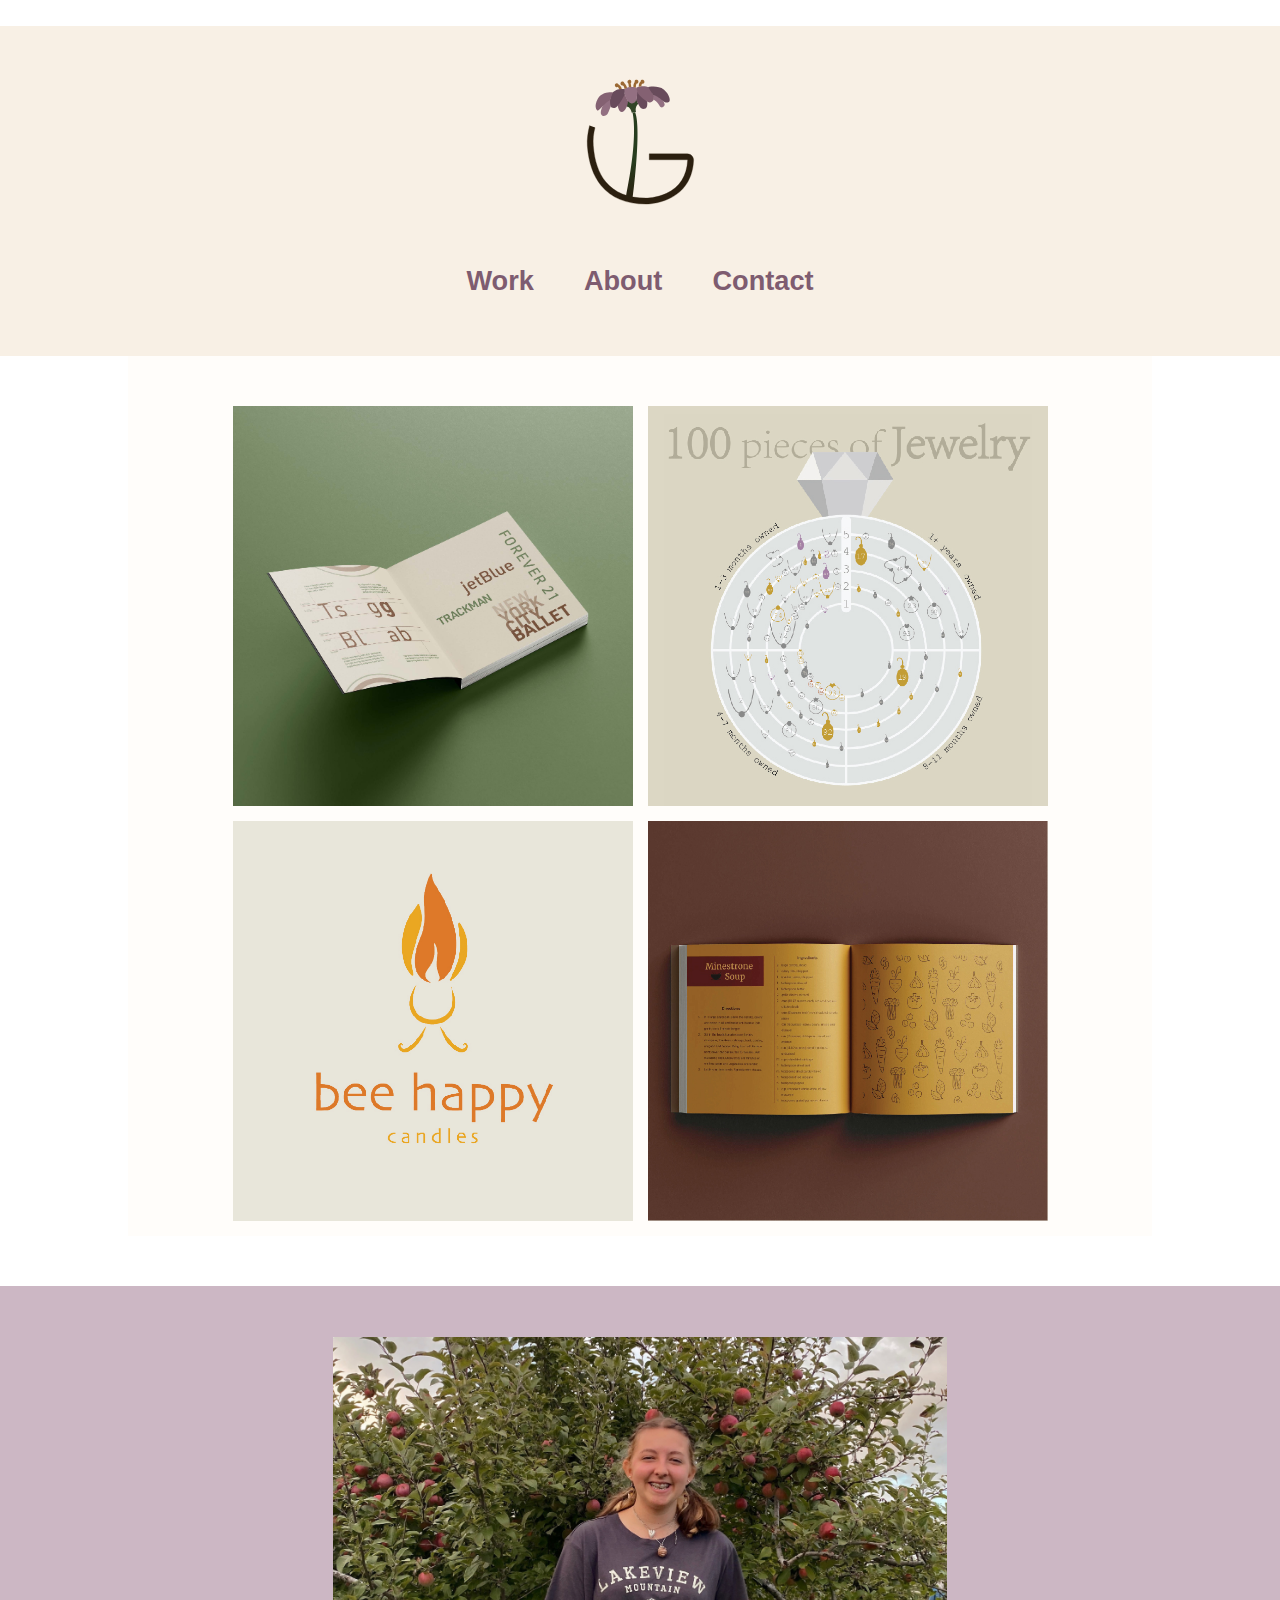
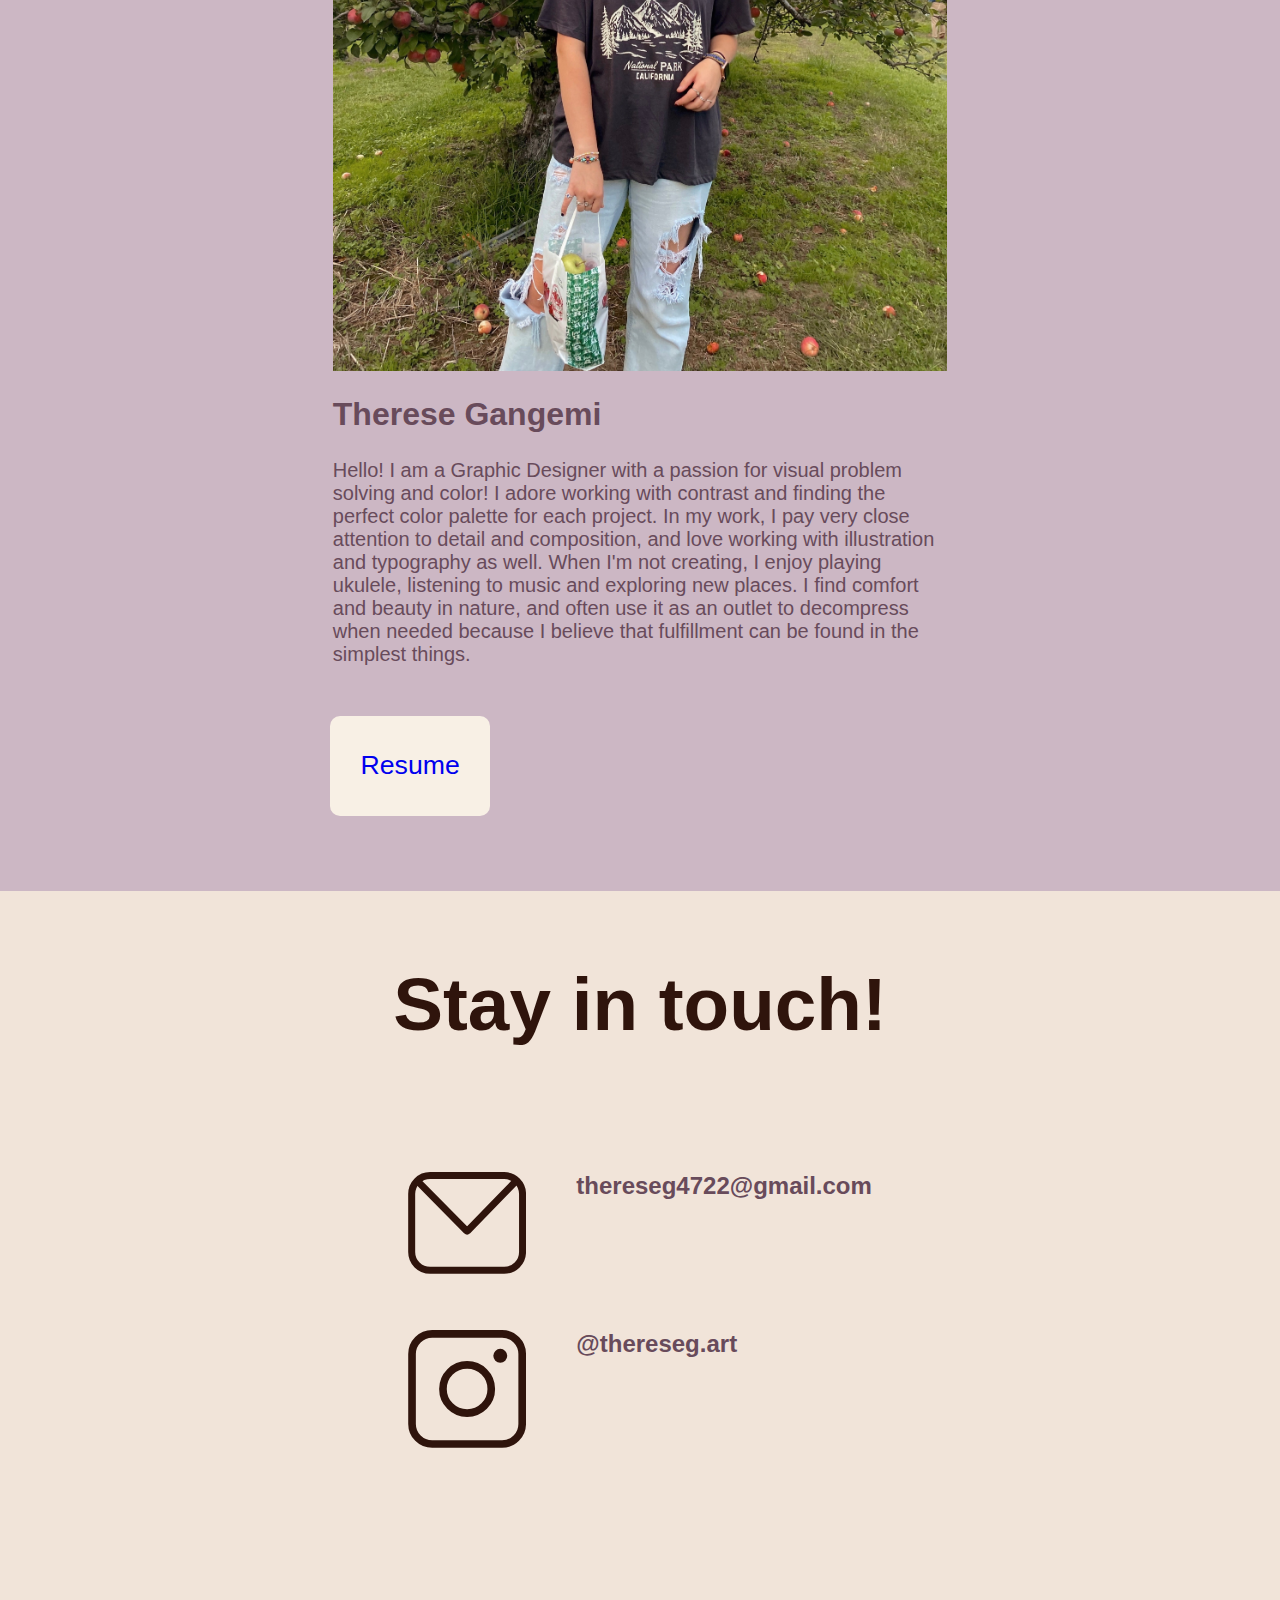
<file: index.html>
<!DOCTYPE html>
<html lang="en">
<head>
    <meta charset="UTF-8">
    <meta name="viewport" content="width=device-width, initial-scale=1.0">
    <!-- <link rel="stylesheet" href="parallax.css"> -->
    <link rel="stylesheet" href="interaction.css">
    <link rel="stylesheet" href="animation.css">
    <link rel="stylesheet" href="style.css">
    <link href="https://fonts.googleapis.com/css?family=Work+Sans:500" rel="stylesheet">
    <link href="ResumeUpdated.pdf" >
    <link rel="icon" href="myimages/FinalLogo.svg"/>
    
    <title>Therese Gangemi</title>
</head>

<body>
    <!--container that wraps all content-->
  <div class="container">

      <!-- navbar -->
      <div class="svg-container">
      <!--SVG-->
      <svg version="1.1" class="logo" xmlns="http://www.w3.org/2000/svg" xmlns:xlink="http://www.w3.org/1999/xlink" x="0px" y="0px"
	 viewBox="0 0 200 281.54" style="enable-background:new 0 0 200 281.54;" xml:space="preserve">
<style type="text/css">
	.st0{fill:#2B1F0F;stroke:#2B1F0F;stroke-width:0.467;stroke-miterlimit:10;}
	.st1{fill:#314427;}
	.st2{fill:#846172;}
	.st3{fill:#684B5B;}
	.st4{fill:#937082;}
	.st5{fill:url(#SVGID_1_);}
	.st6{fill:#9B6933;}
</style>
<g id="G">
	<path class="st0" d="M29.72,158.79c-2.45,9.02-3.41,18.53-2.69,28.15c1.8,23.94,8.33,42.97,19.42,56.55
		c13.78,16.88,34.94,25.44,62.87,25.44c0.01,0,0.01,0,0.05,0c0.62,0,16.36-0.09,32.07-7.45c20.77-9.73,31.87-27.2,32.98-51.94
		c0.01-0.13-0.04-0.24-0.12-0.33c-0.13-0.13-0.26-0.13-0.31-0.13h-59.56v-9.34h59.56c2.65,0,5.23,1.1,7.06,3.02
		c1.84,1.92,2.82,4.55,2.7,7.21c-1.61,35.64-21.91,52.36-38.66,60.12c-17.2,7.96-33.85,8.19-35.64,8.19c-0.09,0-0.14,0-0.17,0
		c-30.83,0-54.41-9.71-70.06-28.87c-12.32-15.09-19.55-35.87-21.5-61.76c-0.78-10.39,0.96-22.51,3.52-32.29"/>
</g>
<g id="flower" class="bounce" class="animate__animated animate__bounce">
	<path class="st1" d="M97.19,121.38c-6.22,6.5-3.2,13.09-3.2,13.09l-6.88,1.18c-1.84-9.47-7.7-9.82-7.7-9.82s-2.43-3.86,0.73-8.46
		s13.85-2.96,13.85-2.96L97.19,121.38z"/>
	<path class="st2" d="M81.11,117.24c0.77,5.13-4.58,17.55-9.64,17.23s-6.18-9.93-6.18-9.93s3.95-12.23,6.67-15.15
		s3.96-3.35,3.96-3.35L81.11,117.24z"/>
	<path class="st3" d="M111.23,117.87c0.97,8.39-1.57,10.02-2.29,10.68c-0.72,0.66-6.97,2.89-9.66-2.96
		c-2.7-5.85-5.28-9.74-5.28-9.74L95.63,101L111.23,117.87z"/>
	<path class="st4" d="M136.69,117.54c0,0,1.24,2.53,1.83,4.89s-4.54,8.61-8.22,1.91c-3.68-6.71-8.88-8.94-8.88-8.94l-1.94-8.51
		c0,0,9.7,2.07,11.47,3.71C132.74,112.25,136.69,117.54,136.69,117.54z"/>
	<path class="st4" d="M54.15,125.83c0,0-3.35,9.02-4.47,10.96c-1.8,3.11-7.36,6.05-9.99,2.02c-2.63-4.03,1.61-13.12,1.61-13.12
		s5.93-10.29,9.3-11.21s4.47,0.83,4.47,0.83L54.15,125.83z"/>
	<path class="st4" d="M84.57,95.5c0,0-8.41,1.23-9.64,3.86s4.92,22.91,12.62,21.56c7.01-1.23,6.66-4.91,8.24-15.78
		S92.11,94.98,84.57,95.5z"/>
	<path class="st3" d="M75.63,98.5c0,0-11.74-1.68-18.05,5.15s-4.03,21.21-3.42,22.18c0.61,0.96,5,4.73,9.91,0
		s11.72-17.16,11.86-19.49"/>
	<path class="st2" d="M57.57,103.66c0,0-16.74-2.19-23.49,9.99s-1.67,18.5,0,18.58c1.67,0.09,13.44-14.2,19.17-16.74"/>
	<path class="st2" d="M94.24,96.48c0,0,4.91-3.29,15.43-1.91c10.52,1.38,12.62,19.39,11.77,20.84c-0.85,1.45-3.55,5.52-7.82,3.68
		s-14.33-8.67-17.62-15.64"/>
	<path class="st3" d="M112.49,95.26c0,0,15.98-3.52,25.05,4.17s9.98,16.88,8.28,18.54c-1.69,1.66-5,3.48-10.58-1.64
		s-12.7-8.87-14.6-8.68"/>
	<linearGradient id="SVGID_1_" gradientUnits="userSpaceOnUse" x1="86.9456" y1="271.3418" x2="86.9456" y2="134.7502">
		<stop  offset="0" style="stop-color:#2B1F0F"/>
		<stop  offset="0.4527" style="stop-color:#273D1E"/>
	</linearGradient>
	<path class="st5" d="M88.3,135.45c0,0,10.38,32.81-10.66,133.27l10.66,2.63c0,0,14.72-110.14,4.07-136.59"/>
	<path class="st6" d="M67.29,98.76c0,0-0.55-2.93-2.18-3.41c0,0-1.88,0.75-2.94,0c-1.05-0.75-2.24-3.4-0.83-4.73
		c1.4-1.34,3.55-1.56,5.13,0.75c0,0,5,3.09,4.93,6.96"/>
	<path class="st6" d="M75.92,98.27c0,0-0.71-4.14-2.5-5.22c0,0-1.62,0.23-2.98-1.02s-1.14-3.56,0.24-4.52
		c1.38-0.96,4.03-1.23,4.93,2.11c0,0,3.32,2.86,4.15,6.96"/>
	<path class="st6" d="M82.64,95.86l-0.7-5.79c0,0-1.75-0.88-1.58-2.8c0.18-1.93,1.23-2.89,2.28-3.07c1.05-0.18,3.42,0.09,3.68,2.28
		s-0.49,2.95-0.9,3.14c0,0,0.92,4.25,0.96,5.64"/>
	<path class="st6" d="M89.74,95.26c0,0-0.66-3.95,1.81-7.37l0.26-0.3c0,0-0.53-2.27,0.92-3.02s2.73-0.3,3.34,0
		c0.61,0.3,2.15,1.45,1.23,3.71S94.74,90,94.74,90s-1.38,1.88-1.15,6.04"/>
	<path class="st6" d="M98.17,94.96c0,0-0.4-5.66,2.69-7.66c0,0,0.2-2.93,2.14-3.14s3.68,0.71,3.85,2.42s-0.1,3.42-3.16,3.75
		c0,0-1.41,0.11-1.61,3.9"/>
</g>
</svg>
  </div>
     
        
        <!--tabs-->
        <nav>
        <ul class="links">
            <li><a href="#images">Work</a></li>
            <li><a href="#about">About</a></li>
           <li><a href="#contact">Contact</a></li>
          </ul>
        </nav>

        <!-- IMAGE GALLERY -->
      
        <section class="image-gallery content regular-wrapper" id="images">

          <!--Project 1-->
          <div class="box-wrapper box1 hovereffect">
            <div class="box-styling">
            <a href="myimages/project1/project-1.html">
              <img src="myimages/DINTypeSpecimenBooklet.jpg">
              <div class="overlay">
            <h2>DIN Type Specimen Booklet</h2>
            <!-- <p>description</p> -->
          </div>
          </a>
        </div>  
      </div>   
          <!--Project 2-->
         <div class="box-wrapper box2 hovereffect">
            <div class="box-styling">
              <a href="myimages/project2/project-two.html">
                <img src="myimages/100Things.jpg">
                <div class="overlay">
            <h2>100 Pieces of Jewlery</h2>
          </div>
          </a>
        </div>  
         </div> 
         <!--Project 3-->       
         <div class="box-wrapper box3 hovereffect">
            <div class="box-styling">
              <a href="myimages/project3/project-three.html">
                <img src="myimages/BeeHappy.jpg">
                <div class="overlay">
            <h2>Bee Happy Candles</h2>
          </div>
          </a>
        </div> 
         </div>    
         <!--Project 4-->   
        <div class="box-wrapper box4 hovereffect">
            <div class="box-styling">
              <a href="myimages/project4/project-four.html">
                <img src="myimages/SoupRecipeSpread1.jpg">
                <!-- <img src="myimages/project4/recipebookspread2-project.jpg"> -->
                <div class="overlay">
            <h2>Recipe Book Spreads</h2>
          </div>
          </a>
        </div> 
        </div>         
         
        </section>

        
        <!-- ABOUT ME SECTION -->
        <section class="about-me regular-wrapper" id="about">
          <div class="about-me-wrapper">
          <img class="image" src="/myimages/portrait.jpeg">
          <h3>Therese Gangemi</h3>
            <p>
                Hello! I am a Graphic Designer  with a passion for visual problem solving and color! I 
                adore working with contrast and finding the perfect color palette for each project. 
                In my work, I pay very close attention to detail and composition, and love working with 
                illustration and typography as well. When I'm not creating, I enjoy playing ukulele, 
                listening to music and exploring new places. I find comfort and beauty in nature, and 
                often use it as an outlet to decompress when needed because I believe that fulfillment 
                can be found in the simplest things.  
                </p>
             
                <div class="wrapper">
               <div class="thing">
               <a href="ResumeUpdated.pdf">Resume</a>
              </div>
             </div>
            </div>
          
        </section>

        

            <!-- contact section -->
            <section class="contact content regular-wrapper" id="contact">
                <div class="contact-title"><h1>Stay in touch!</h1>
                </div>
                
                <div class="contact-wrapper">
                    
                    
                    <!-- <a class="resume" href="resume-master/index.html">Visit my resume</a></p> -->

                    <!-- Icon contact container -->
                    
                    <div class="icon-container">
                    
                      <!-- the first icon -->
                      <div class="icon">
                          <a href="mailto:thereseg4722@gmail.com">
                      <svg id="Layer_1" data-name="Layer 1" xmlns="https://www.w3.org/2000/svg" viewBox="0 0 596.34 513.85"><defs><style>.cls-1{fill:#f1e4d9;stroke-width:35.82px;}.cls-1,.cls-2{stroke:#2f140c;stroke-miterlimit:10;}.cls-2{fill:none;stroke-width:44.79px;}</style></defs><rect class="cls-1" x="18.58" y="18.15" width="559.29" height="477.95" rx="93.09"/><path class="cls-2" d="M49.52,47.21,295.18,296.57a4.42,4.42,0,0,0,6.1,0L544.92,45.3"/></svg>
                  </a>
                  </div>
                  <h4>thereseg4722@gmail.com</h4>
                      <!-- the second icon -->
                      <div class="icon">
                          <a href="https://www.instagram.com/thereseg.art/">
                      <svg id="Layer_1" data-name="Layer 1" xmlns="http://www.w3.org/2000/svg" viewBox="0 0 545.66 545.38"><defs><style>.cls-1{fill:#f1e4d9;}.cls-1,.cls-2{stroke:#2f140c;stroke-miterlimit:10;stroke-width:35.23px;}.cls-2{fill:none;}.cls-3{fill:#2f140c;}</style></defs><rect class="cls-1" x="18.64" y="17.98" width="508.5" height="508.5" rx="93.09"/><circle class="cls-2" cx="272.89" cy="272.22" r="111.53"/><circle class="cls-3" cx="425.94" cy="119.18" r="32.09"/></svg>
                  </a>
                  </div>
                  <h4>@thereseg.art</h4>
                  </div>
                </div>
            </section>

            <!--footer -->
              <!-- <footer class="parallax bg3 content regular-wrapper2">
                <ul> -->
                  <!-- instagram -->
                  <!-- <li>
                    <a href="#"
                      ><svg
                        aria-hidden="true"
                        focusable="false"
                        data-prefix="fab"
                        data-icon="instagram"
                        class="svg-inline--fa fa-instagram fa-w-14 social-media"
                        role="img"
                        xmlns="http://www.w3.org/2000/svg"
                        viewBox="0 0 448 512"
                      >
                        <path
                          fill="currentColor"
                          d="M224.1 141c-63.6 0-114.9 51.3-114.9 114.9s51.3 114.9 114.9 114.9S339 319.5 339 255.9 287.7 141 224.1 141zm0 189.6c-41.1 0-74.7-33.5-74.7-74.7s33.5-74.7 74.7-74.7 74.7 33.5 74.7 74.7-33.6 74.7-74.7 74.7zm146.4-194.3c0 14.9-12 26.8-26.8 26.8-14.9 0-26.8-12-26.8-26.8s12-26.8 26.8-26.8 26.8 12 26.8 26.8zm76.1 27.2c-1.7-35.9-9.9-67.7-36.2-93.9-26.2-26.2-58-34.4-93.9-36.2-37-2.1-147.9-2.1-184.9 0-35.8 1.7-67.6 9.9-93.9 36.1s-34.4 58-36.2 93.9c-2.1 37-2.1 147.9 0 184.9 1.7 35.9 9.9 67.7 36.2 93.9s58 34.4 93.9 36.2c37 2.1 147.9 2.1 184.9 0 35.9-1.7 67.7-9.9 93.9-36.2 26.2-26.2 34.4-58 36.2-93.9 2.1-37 2.1-147.8 0-184.8zM398.8 388c-7.8 19.6-22.9 34.7-42.6 42.6-29.5 11.7-99.5 9-132.1 9s-102.7 2.6-132.1-9c-19.6-7.8-34.7-22.9-42.6-42.6-11.7-29.5-9-99.5-9-132.1s-2.6-102.7 9-132.1c7.8-19.6 22.9-34.7 42.6-42.6 29.5-11.7 99.5-9 132.1-9s102.7-2.6 132.1 9c19.6 7.8 34.7 22.9 42.6 42.6 11.7 29.5 9 99.5 9 132.1s2.7 102.7-9 132.1z"
                        ></path>
                      </svg>
                    </a>
                    <p>process</p>
                  </li>  -->
                  <!-- github -->
                  <!-- <li>
                    <a href="#"
                      ><svg
                        id="github"
                        aria-hidden="true"
                        focusable="false"
                        data-prefix="fab"
                        data-icon="github"
                        class="svg-inline--fa fa-github fa-w-16 social-media"
                        role="img"
                        xmlns="http://www.w3.org/2000/svg"
                        viewBox="0 0 496 512"
                      >
                        <path
                          fill="currentColor"
                          d="M165.9 397.4c0 2-2.3 3.6-5.2 3.6-3.3.3-5.6-1.3-5.6-3.6 0-2 2.3-3.6 5.2-3.6 3-.3 5.6 1.3 5.6 3.6zm-31.1-4.5c-.7 2 1.3 4.3 4.3 4.9 2.6 1 5.6 0 6.2-2s-1.3-4.3-4.3-5.2c-2.6-.7-5.5.3-6.2 2.3zm44.2-1.7c-2.9.7-4.9 2.6-4.6 4.9.3 2 2.9 3.3 5.9 2.6 2.9-.7 4.9-2.6 4.6-4.6-.3-1.9-3-3.2-5.9-2.9zM244.8 8C106.1 8 0 113.3 0 252c0 110.9 69.8 205.8 169.5 239.2 12.8 2.3 17.3-5.6 17.3-12.1 0-6.2-.3-40.4-.3-61.4 0 0-70 15-84.7-29.8 0 0-11.4-29.1-27.8-36.6 0 0-22.9-15.7 1.6-15.4 0 0 24.9 2 38.6 25.8 21.9 38.6 58.6 27.5 72.9 20.9 2.3-16 8.8-27.1 16-33.7-55.9-6.2-112.3-14.3-112.3-110.5 0-27.5 7.6-41.3 23.6-58.9-2.6-6.5-11.1-33.3 2.6-67.9 20.9-6.5 69 27 69 27 20-5.6 41.5-8.5 62.8-8.5s42.8 2.9 62.8 8.5c0 0 48.1-33.6 69-27 13.7 34.7 5.2 61.4 2.6 67.9 16 17.7 25.8 31.5 25.8 58.9 0 96.5-58.9 104.2-114.8 110.5 9.2 7.9 17 22.9 17 46.4 0 33.7-.3 75.4-.3 83.6 0 6.5 4.6 14.4 17.3 12.1C428.2 457.8 496 362.9 496 252 496 113.3 383.5 8 244.8 8zM97.2 352.9c-1.3 1-1 3.3.7 5.2 1.6 1.6 3.9 2.3 5.2 1 1.3-1 1-3.3-.7-5.2-1.6-1.6-3.9-2.3-5.2-1zm-10.8-8.1c-.7 1.3.3 2.9 2.3 3.9 1.6 1 3.6.7 4.3-.7.7-1.3-.3-2.9-2.3-3.9-2-.6-3.6-.3-4.3.7zm32.4 35.6c-1.6 1.3-1 4.3 1.3 6.2 2.3 2.3 5.2 2.6 6.5 1 1.3-1.3.7-4.3-1.3-6.2-2.2-2.3-5.2-2.6-6.5-1zm-11.4-14.7c-1.6 1-1.6 3.6 0 5.9 1.6 2.3 4.3 3.3 5.6 2.3 1.6-1.3 1.6-3.9 0-6.2-1.4-2.3-4-3.3-5.6-2z"
                        ></path>
                      </svg>
                    </a>
                    <p>code</p>
                  </li> -->
                  <!-- linked in -->
                  <!-- <li>
                    <a href="#"
                      ><svg
                        aria-hidden="true"
                        focusable="false"
                        data-prefix="fab"
                        data-icon="linkedin-in"
                        class="svg-inline--fa fa-linkedin-in fa-w-14 social-media"
                        role="img"
                        xmlns="http://www.w3.org/2000/svg"
                        viewBox="0 0 448 512"
                      >
                        <path
                          fill="currentColor"
                          d="M100.28 448H7.4V148.9h92.88zM53.79 108.1C24.09 108.1 0 83.5 0 53.8a53.79 53.79 0 0 1 107.58 0c0 29.7-24.1 54.3-53.79 54.3zM447.9 448h-92.68V302.4c0-34.7-.7-79.2-48.29-79.2-48.29 0-55.69 37.7-55.69 76.7V448h-92.78V148.9h89.08v40.8h1.3c12.4-23.5 42.69-48.3 87.88-48.3 94 0 111.28 61.9 111.28 142.3V448z"
                        ></path></svg></a>
                    <p>network</p>
                  </li>
                </ul>
            </footer>
            <script src="script.js" async defer></script>
            <script type='text/javascript' src='https://ajax.googleapis.com/ajax/libs/jquery/1.6.4/jquery.min.js?ver=1.4.2'></script> -->
  </div>
</body>
</html>
</file>
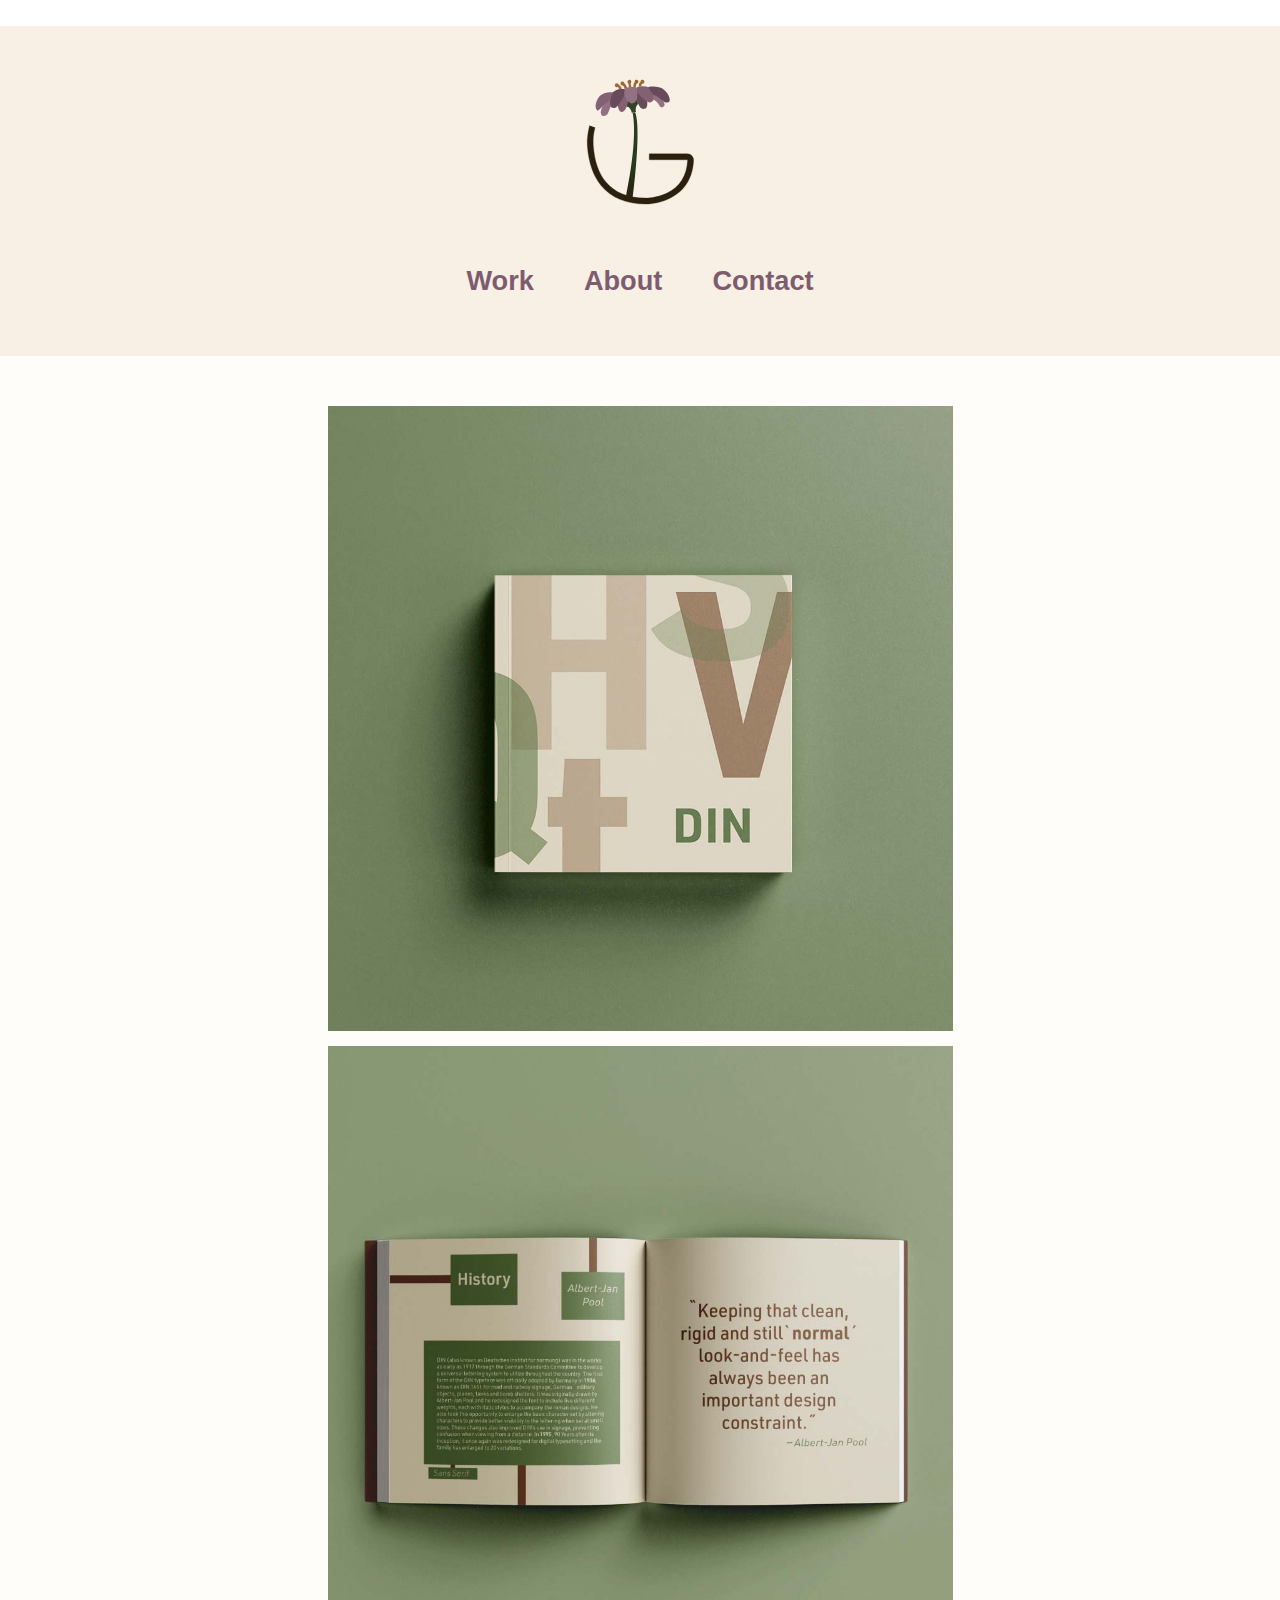
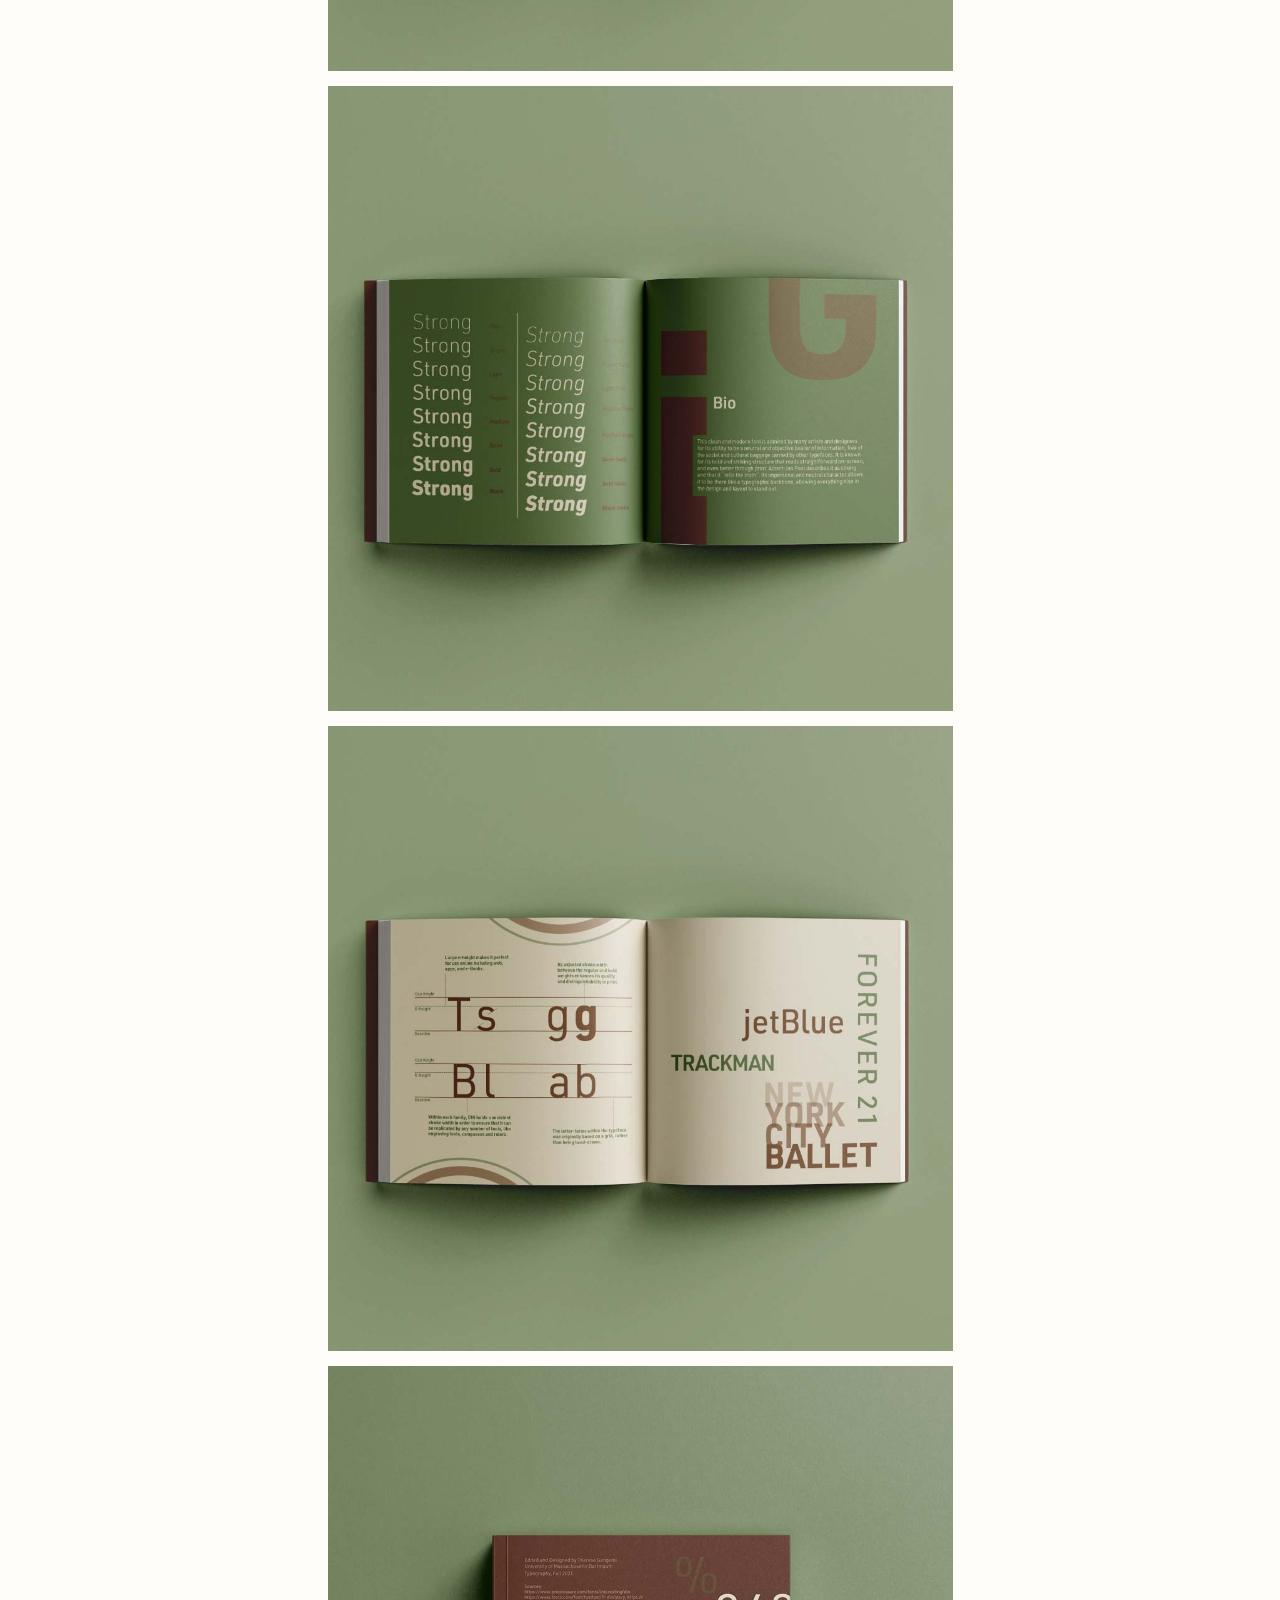
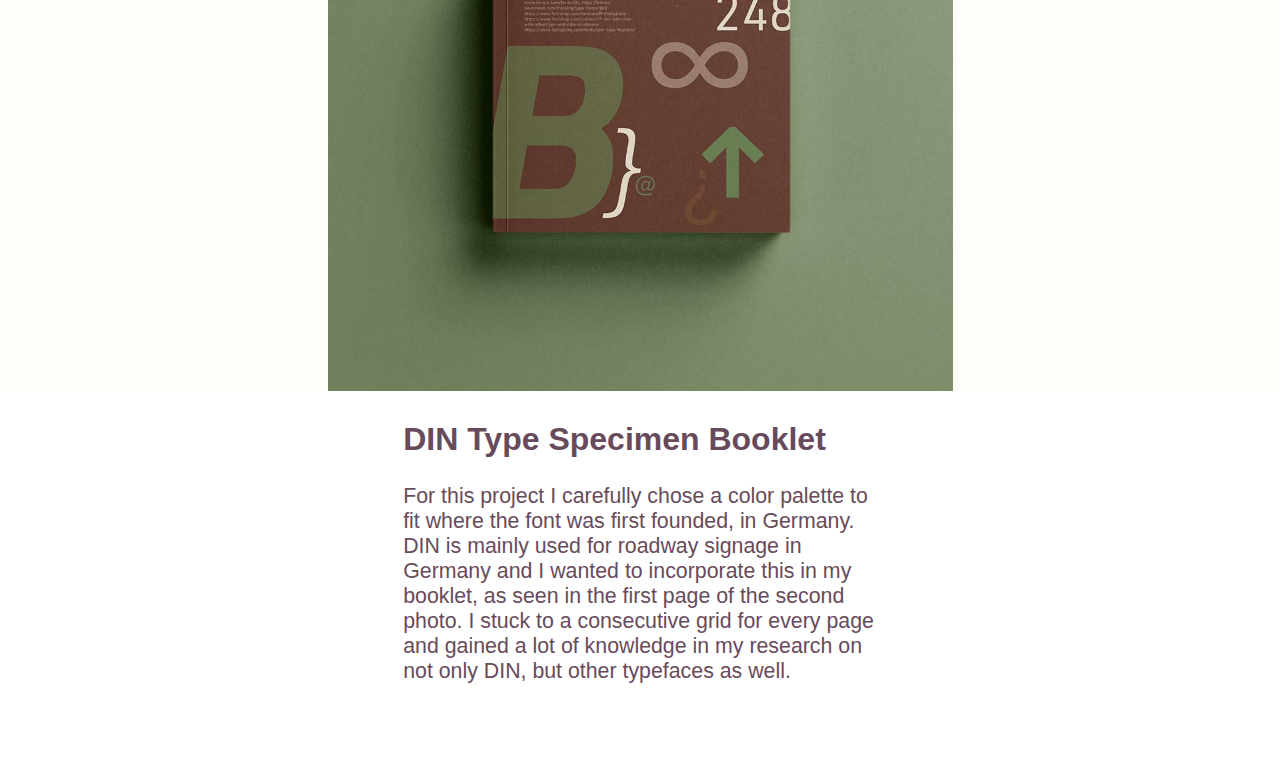
<file: myimages/project1/project-1.html>
<!DOCTYPE html>
<html lang="en">
<head>
    <meta charset="UTF-8">
    <meta name="viewport" content="width=device-width, initial-scale=1.0">
	<!-- <link rel="stylesheet" href="parallax.css"> -->
	<link rel="stylesheet" href="../../project.css">
    <link rel="stylesheet" href="../../interaction.css">
    <link rel="stylesheet" href="../../animation.css">
	<link rel="stylesheet" href="../../style.css">
    <link href="https://fonts.googleapis.com/css?family=Work+Sans:500" rel="stylesheet">
    <link href="ResumeUpdated.pdf" >
    
    <title>DIN Type Specimen Booklet</title>
</head>

<body>
    <!--container that wraps all content-->
  <div class="container">

      <!-- navbar -->
      <div class="svg-container">
      <!--SVG-->
      <svg version="1.1" class="logo" xmlns="http://www.w3.org/2000/svg" xmlns:xlink="http://www.w3.org/1999/xlink" x="0px" y="0px"
	 viewBox="0 0 200 281.54" style="enable-background:new 0 0 200 281.54;" xml:space="preserve">
<style type="text/css">
	.st0{fill:#2B1F0F;stroke:#2B1F0F;stroke-width:0.467;stroke-miterlimit:10;}
	.st1{fill:#314427;}
	.st2{fill:#846172;}
	.st3{fill:#684B5B;}
	.st4{fill:#937082;}
	.st5{fill:url(#SVGID_1_);}
	.st6{fill:#9B6933;}
</style>
<g id="G">
	<path class="st0" d="M29.72,158.79c-2.45,9.02-3.41,18.53-2.69,28.15c1.8,23.94,8.33,42.97,19.42,56.55
		c13.78,16.88,34.94,25.44,62.87,25.44c0.01,0,0.01,0,0.05,0c0.62,0,16.36-0.09,32.07-7.45c20.77-9.73,31.87-27.2,32.98-51.94
		c0.01-0.13-0.04-0.24-0.12-0.33c-0.13-0.13-0.26-0.13-0.31-0.13h-59.56v-9.34h59.56c2.65,0,5.23,1.1,7.06,3.02
		c1.84,1.92,2.82,4.55,2.7,7.21c-1.61,35.64-21.91,52.36-38.66,60.12c-17.2,7.96-33.85,8.19-35.64,8.19c-0.09,0-0.14,0-0.17,0
		c-30.83,0-54.41-9.71-70.06-28.87c-12.32-15.09-19.55-35.87-21.5-61.76c-0.78-10.39,0.96-22.51,3.52-32.29"/>
</g>
<g id="flower" class="bounce" class="animate__animated animate__bounce">
	<path class="st1" d="M97.19,121.38c-6.22,6.5-3.2,13.09-3.2,13.09l-6.88,1.18c-1.84-9.47-7.7-9.82-7.7-9.82s-2.43-3.86,0.73-8.46
		s13.85-2.96,13.85-2.96L97.19,121.38z"/>
	<path class="st2" d="M81.11,117.24c0.77,5.13-4.58,17.55-9.64,17.23s-6.18-9.93-6.18-9.93s3.95-12.23,6.67-15.15
		s3.96-3.35,3.96-3.35L81.11,117.24z"/>
	<path class="st3" d="M111.23,117.87c0.97,8.39-1.57,10.02-2.29,10.68c-0.72,0.66-6.97,2.89-9.66-2.96
		c-2.7-5.85-5.28-9.74-5.28-9.74L95.63,101L111.23,117.87z"/>
	<path class="st4" d="M136.69,117.54c0,0,1.24,2.53,1.83,4.89s-4.54,8.61-8.22,1.91c-3.68-6.71-8.88-8.94-8.88-8.94l-1.94-8.51
		c0,0,9.7,2.07,11.47,3.71C132.74,112.25,136.69,117.54,136.69,117.54z"/>
	<path class="st4" d="M54.15,125.83c0,0-3.35,9.02-4.47,10.96c-1.8,3.11-7.36,6.05-9.99,2.02c-2.63-4.03,1.61-13.12,1.61-13.12
		s5.93-10.29,9.3-11.21s4.47,0.83,4.47,0.83L54.15,125.83z"/>
	<path class="st4" d="M84.57,95.5c0,0-8.41,1.23-9.64,3.86s4.92,22.91,12.62,21.56c7.01-1.23,6.66-4.91,8.24-15.78
		S92.11,94.98,84.57,95.5z"/>
	<path class="st3" d="M75.63,98.5c0,0-11.74-1.68-18.05,5.15s-4.03,21.21-3.42,22.18c0.61,0.96,5,4.73,9.91,0
		s11.72-17.16,11.86-19.49"/>
	<path class="st2" d="M57.57,103.66c0,0-16.74-2.19-23.49,9.99s-1.67,18.5,0,18.58c1.67,0.09,13.44-14.2,19.17-16.74"/>
	<path class="st2" d="M94.24,96.48c0,0,4.91-3.29,15.43-1.91c10.52,1.38,12.62,19.39,11.77,20.84c-0.85,1.45-3.55,5.52-7.82,3.68
		s-14.33-8.67-17.62-15.64"/>
	<path class="st3" d="M112.49,95.26c0,0,15.98-3.52,25.05,4.17s9.98,16.88,8.28,18.54c-1.69,1.66-5,3.48-10.58-1.64
		s-12.7-8.87-14.6-8.68"/>
	<linearGradient id="SVGID_1_" gradientUnits="userSpaceOnUse" x1="86.9456" y1="271.3418" x2="86.9456" y2="134.7502">
		<stop  offset="0" style="stop-color:#2B1F0F"/>
		<stop  offset="0.4527" style="stop-color:#273D1E"/>
	</linearGradient>
	<path class="st5" d="M88.3,135.45c0,0,10.38,32.81-10.66,133.27l10.66,2.63c0,0,14.72-110.14,4.07-136.59"/>
	<path class="st6" d="M67.29,98.76c0,0-0.55-2.93-2.18-3.41c0,0-1.88,0.75-2.94,0c-1.05-0.75-2.24-3.4-0.83-4.73
		c1.4-1.34,3.55-1.56,5.13,0.75c0,0,5,3.09,4.93,6.96"/>
	<path class="st6" d="M75.92,98.27c0,0-0.71-4.14-2.5-5.22c0,0-1.62,0.23-2.98-1.02s-1.14-3.56,0.24-4.52
		c1.38-0.96,4.03-1.23,4.93,2.11c0,0,3.32,2.86,4.15,6.96"/>
	<path class="st6" d="M82.64,95.86l-0.7-5.79c0,0-1.75-0.88-1.58-2.8c0.18-1.93,1.23-2.89,2.28-3.07c1.05-0.18,3.42,0.09,3.68,2.28
		s-0.49,2.95-0.9,3.14c0,0,0.92,4.25,0.96,5.64"/>
	<path class="st6" d="M89.74,95.26c0,0-0.66-3.95,1.81-7.37l0.26-0.3c0,0-0.53-2.27,0.92-3.02s2.73-0.3,3.34,0
		c0.61,0.3,2.15,1.45,1.23,3.71S94.74,90,94.74,90s-1.38,1.88-1.15,6.04"/>
	<path class="st6" d="M98.17,94.96c0,0-0.4-5.66,2.69-7.66c0,0,0.2-2.93,2.14-3.14s3.68,0.71,3.85,2.42s-0.1,3.42-3.16,3.75
		c0,0-1.41,0.11-1.61,3.9"/>
</g>
</svg>
  </div>
     
        
        <!--tabs-->
        <nav>
        <ul class="links">
            <li><a href="../../index.html">Work</a></li>
            <li><a href="../../index.html#about">About</a></li>
           <li><a href="../../index.html#contact">Contact</a></li>
          </ul>
        </nav>
    
        
		<!-- <section class="image-gallery" id="Work"> -->

		<div class="project-gallery" >

			<div class="box1">
				<div class="project-styling">
				<img src="/myimages/project1/Front.jpg">
				</div>
            </div>
			
			<div class="box2">
				<div class="project-styling">
        <img src="/myimages/project1/Spread1.jpg">
				</div>
			</div>
        
		    <div class="box3">
                <div class="project-styling">
		<img src="/myimages/project1/Spread2.jpg">
				</div>
			</div>
		
		<div class="box4">
            <div class="project-styling">
		<img src="/myimages/project1/Spread3.jpg">
			</div>
		</div>
		
		<div class="box5">
            <div class="project-styling">
		<img src="/myimages/project1/Back.jpg">
			</div>
		</div>
		
	</div>

		
<section>
	<div class="project-one project-type" id="project-1">

	<h2>DIN Type Specimen Booklet</h2>
	<p>For this project I carefully chose a color palette to fit 
    where the font was first founded, in Germany. DIN is 
    mainly used for roadway signage in Germany and I wanted 
    to incorporate this in my booklet, as seen in the first page 
    of the second photo. I stuck to a consecutive grid for 
    every page and gained a lot of knowledge in my research 
    on not only DIN, but other typefaces as well.</p>	
	</div>
</section>

		
    </body>
</file>
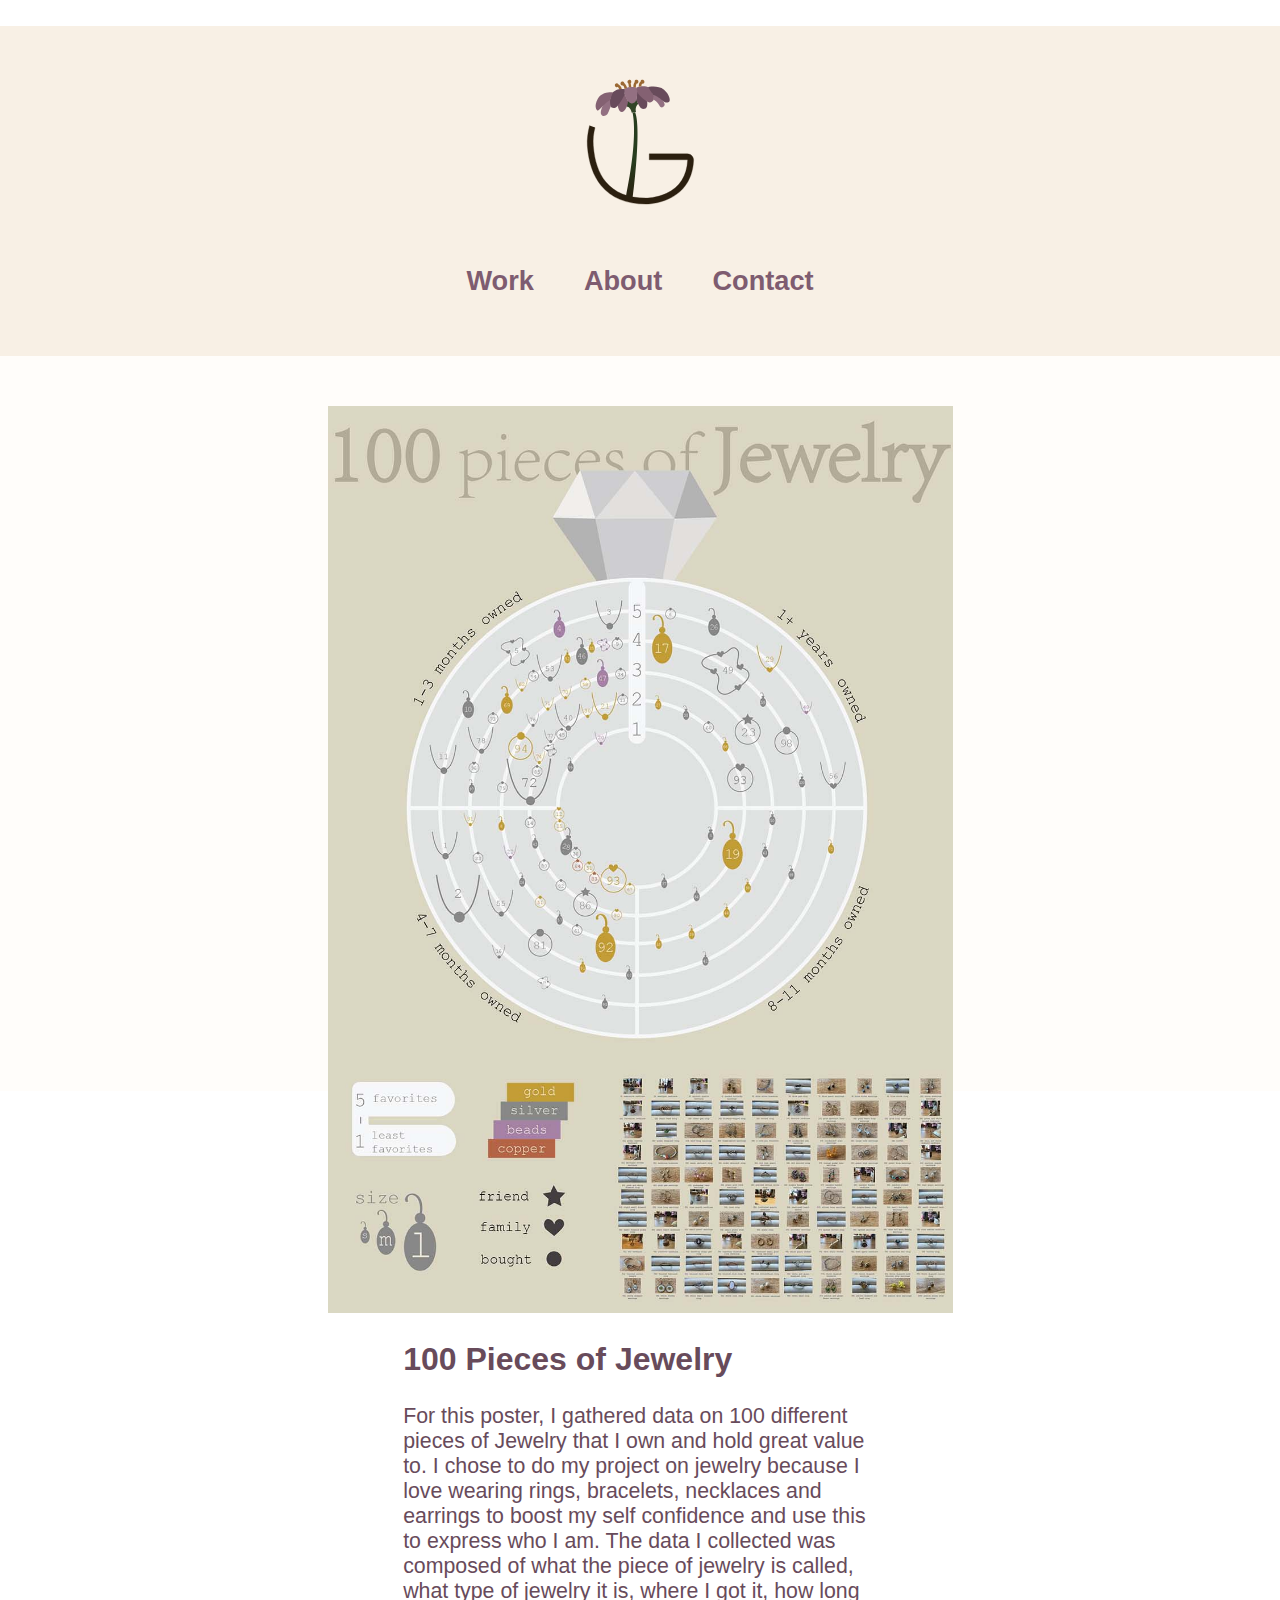
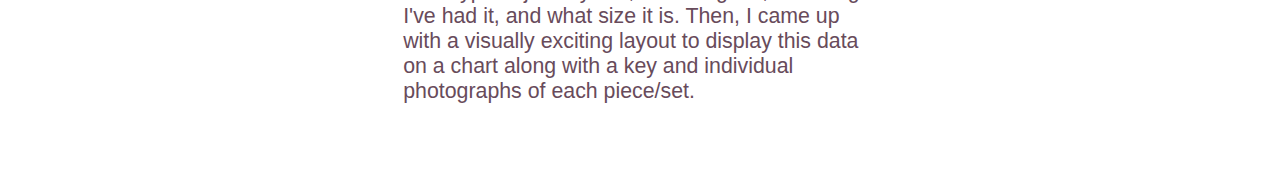
<file: myimages/project2/project-two.html>
<!DOCTYPE html>
<html lang="en">
<head>
    <meta charset="UTF-8">
    <meta name="viewport" content="width=device-width, initial-scale=1.0">
	<!-- <link rel="stylesheet" href="parallax.css"> -->
	<!-- <link rel="stylesheet" href="project-1.css"> -->
	<link rel="stylesheet" href="../../project.css">
    <link rel="stylesheet" href="../../interaction.css">
    <link rel="stylesheet" href="../../animation.css">
	<link rel="stylesheet" href="../../style.css">
    <link href="https://fonts.googleapis.com/css?family=Work+Sans:500" rel="stylesheet">
    <link href="ResumeUpdated.pdf" >
    
    <title>100 Pieces of Jewelry</title>
</head>

<body>
    <!--container that wraps all content-->
  <div class="container">

      <!-- navbar -->
      <div class="svg-container">
      <!--SVG-->
      <svg version="1.1" class="logo" xmlns="http://www.w3.org/2000/svg" xmlns:xlink="http://www.w3.org/1999/xlink" x="0px" y="0px"
	 viewBox="0 0 200 281.54" style="enable-background:new 0 0 200 281.54;" xml:space="preserve">
<style type="text/css">
	.st0{fill:#2B1F0F;stroke:#2B1F0F;stroke-width:0.467;stroke-miterlimit:10;}
	.st1{fill:#314427;}
	.st2{fill:#846172;}
	.st3{fill:#684B5B;}
	.st4{fill:#937082;}
	.st5{fill:url(#SVGID_1_);}
	.st6{fill:#9B6933;}
</style>
<g id="G">
	<path class="st0" d="M29.72,158.79c-2.45,9.02-3.41,18.53-2.69,28.15c1.8,23.94,8.33,42.97,19.42,56.55
		c13.78,16.88,34.94,25.44,62.87,25.44c0.01,0,0.01,0,0.05,0c0.62,0,16.36-0.09,32.07-7.45c20.77-9.73,31.87-27.2,32.98-51.94
		c0.01-0.13-0.04-0.24-0.12-0.33c-0.13-0.13-0.26-0.13-0.31-0.13h-59.56v-9.34h59.56c2.65,0,5.23,1.1,7.06,3.02
		c1.84,1.92,2.82,4.55,2.7,7.21c-1.61,35.64-21.91,52.36-38.66,60.12c-17.2,7.96-33.85,8.19-35.64,8.19c-0.09,0-0.14,0-0.17,0
		c-30.83,0-54.41-9.71-70.06-28.87c-12.32-15.09-19.55-35.87-21.5-61.76c-0.78-10.39,0.96-22.51,3.52-32.29"/>
</g>
<g id="flower" class="bounce" class="animate__animated animate__bounce">
	<path class="st1" d="M97.19,121.38c-6.22,6.5-3.2,13.09-3.2,13.09l-6.88,1.18c-1.84-9.47-7.7-9.82-7.7-9.82s-2.43-3.86,0.73-8.46
		s13.85-2.96,13.85-2.96L97.19,121.38z"/>
	<path class="st2" d="M81.11,117.24c0.77,5.13-4.58,17.55-9.64,17.23s-6.18-9.93-6.18-9.93s3.95-12.23,6.67-15.15
		s3.96-3.35,3.96-3.35L81.11,117.24z"/>
	<path class="st3" d="M111.23,117.87c0.97,8.39-1.57,10.02-2.29,10.68c-0.72,0.66-6.97,2.89-9.66-2.96
		c-2.7-5.85-5.28-9.74-5.28-9.74L95.63,101L111.23,117.87z"/>
	<path class="st4" d="M136.69,117.54c0,0,1.24,2.53,1.83,4.89s-4.54,8.61-8.22,1.91c-3.68-6.71-8.88-8.94-8.88-8.94l-1.94-8.51
		c0,0,9.7,2.07,11.47,3.71C132.74,112.25,136.69,117.54,136.69,117.54z"/>
	<path class="st4" d="M54.15,125.83c0,0-3.35,9.02-4.47,10.96c-1.8,3.11-7.36,6.05-9.99,2.02c-2.63-4.03,1.61-13.12,1.61-13.12
		s5.93-10.29,9.3-11.21s4.47,0.83,4.47,0.83L54.15,125.83z"/>
	<path class="st4" d="M84.57,95.5c0,0-8.41,1.23-9.64,3.86s4.92,22.91,12.62,21.56c7.01-1.23,6.66-4.91,8.24-15.78
		S92.11,94.98,84.57,95.5z"/>
	<path class="st3" d="M75.63,98.5c0,0-11.74-1.68-18.05,5.15s-4.03,21.21-3.42,22.18c0.61,0.96,5,4.73,9.91,0
		s11.72-17.16,11.86-19.49"/>
	<path class="st2" d="M57.57,103.66c0,0-16.74-2.19-23.49,9.99s-1.67,18.5,0,18.58c1.67,0.09,13.44-14.2,19.17-16.74"/>
	<path class="st2" d="M94.24,96.48c0,0,4.91-3.29,15.43-1.91c10.52,1.38,12.62,19.39,11.77,20.84c-0.85,1.45-3.55,5.52-7.82,3.68
		s-14.33-8.67-17.62-15.64"/>
	<path class="st3" d="M112.49,95.26c0,0,15.98-3.52,25.05,4.17s9.98,16.88,8.28,18.54c-1.69,1.66-5,3.48-10.58-1.64
		s-12.7-8.87-14.6-8.68"/>
	<linearGradient id="SVGID_1_" gradientUnits="userSpaceOnUse" x1="86.9456" y1="271.3418" x2="86.9456" y2="134.7502">
		<stop  offset="0" style="stop-color:#2B1F0F"/>
		<stop  offset="0.4527" style="stop-color:#273D1E"/>
	</linearGradient>
	<path class="st5" d="M88.3,135.45c0,0,10.38,32.81-10.66,133.27l10.66,2.63c0,0,14.72-110.14,4.07-136.59"/>
	<path class="st6" d="M67.29,98.76c0,0-0.55-2.93-2.18-3.41c0,0-1.88,0.75-2.94,0c-1.05-0.75-2.24-3.4-0.83-4.73
		c1.4-1.34,3.55-1.56,5.13,0.75c0,0,5,3.09,4.93,6.96"/>
	<path class="st6" d="M75.92,98.27c0,0-0.71-4.14-2.5-5.22c0,0-1.62,0.23-2.98-1.02s-1.14-3.56,0.24-4.52
		c1.38-0.96,4.03-1.23,4.93,2.11c0,0,3.32,2.86,4.15,6.96"/>
	<path class="st6" d="M82.64,95.86l-0.7-5.79c0,0-1.75-0.88-1.58-2.8c0.18-1.93,1.23-2.89,2.28-3.07c1.05-0.18,3.42,0.09,3.68,2.28
		s-0.49,2.95-0.9,3.14c0,0,0.92,4.25,0.96,5.64"/>
	<path class="st6" d="M89.74,95.26c0,0-0.66-3.95,1.81-7.37l0.26-0.3c0,0-0.53-2.27,0.92-3.02s2.73-0.3,3.34,0
		c0.61,0.3,2.15,1.45,1.23,3.71S94.74,90,94.74,90s-1.38,1.88-1.15,6.04"/>
	<path class="st6" d="M98.17,94.96c0,0-0.4-5.66,2.69-7.66c0,0,0.2-2.93,2.14-3.14s3.68,0.71,3.85,2.42s-0.1,3.42-3.16,3.75
		c0,0-1.41,0.11-1.61,3.9"/>
</g>
</svg>
  </div>
     
        
        <!--tabs-->
        <nav>
        <ul class="links">
            <li><a href="../../index.html">Work</a></li>
            <li><a href="../../index.html#about">About</a></li>
           <li><a href="../../index.html#contact">Contact</a></li>
          </ul>
        </nav>
    
        
		<!-- <section class="image-gallery" id="Work"> -->

		<div class="project-gallery" >

				<div class="box1">
				<div class="project-styling">
				<img src="/myimages/project2/100Things.jpg">
				</div>
            </div>
			
			<!-- <div class="box2">
				<div class="project-styling">
        <img src="/MyImages/project1/Spread1.jpg">
				</div>
			</div>
        
		    <div class="box3">
                <div class="project-styling">
		<img src="/MyImages/project1/Spread2.jpg">
				</div>
			</div>
		
		<div class="box4">
            <div class="project-styling">
		<img src="/MyImages/project1/Spread3.jpg">
			</div>
		</div>
		
		<div class="box5">
            <div class="project-styling">
		<img src="/MyImages/project1/Back.jpg">
			</div>
		</div> -->
		
	</div>

		
<section>
	<div class="project-type project-two" id="project-2">

	<h2>100 Pieces of Jewelry</h2>
	<p>For this poster, I gathered data on 100 different pieces of Jewelry 
        that I own and hold great value to. I chose to do my project on jewelry 
        because I love wearing rings, bracelets, necklaces and earrings to boost my 
        self confidence and use this to express who I am. The data I collected 
        was composed of what the piece of jewelry is called, what type of jewelry 
        it is, where I got it, how long I've had it, and what size it is. Then, I 
        came up with a visually exciting layout to display this data on a chart 
        along with a key and individual photographs of each piece/set.</p>	
	</div>
</section>

    </body>
</file>
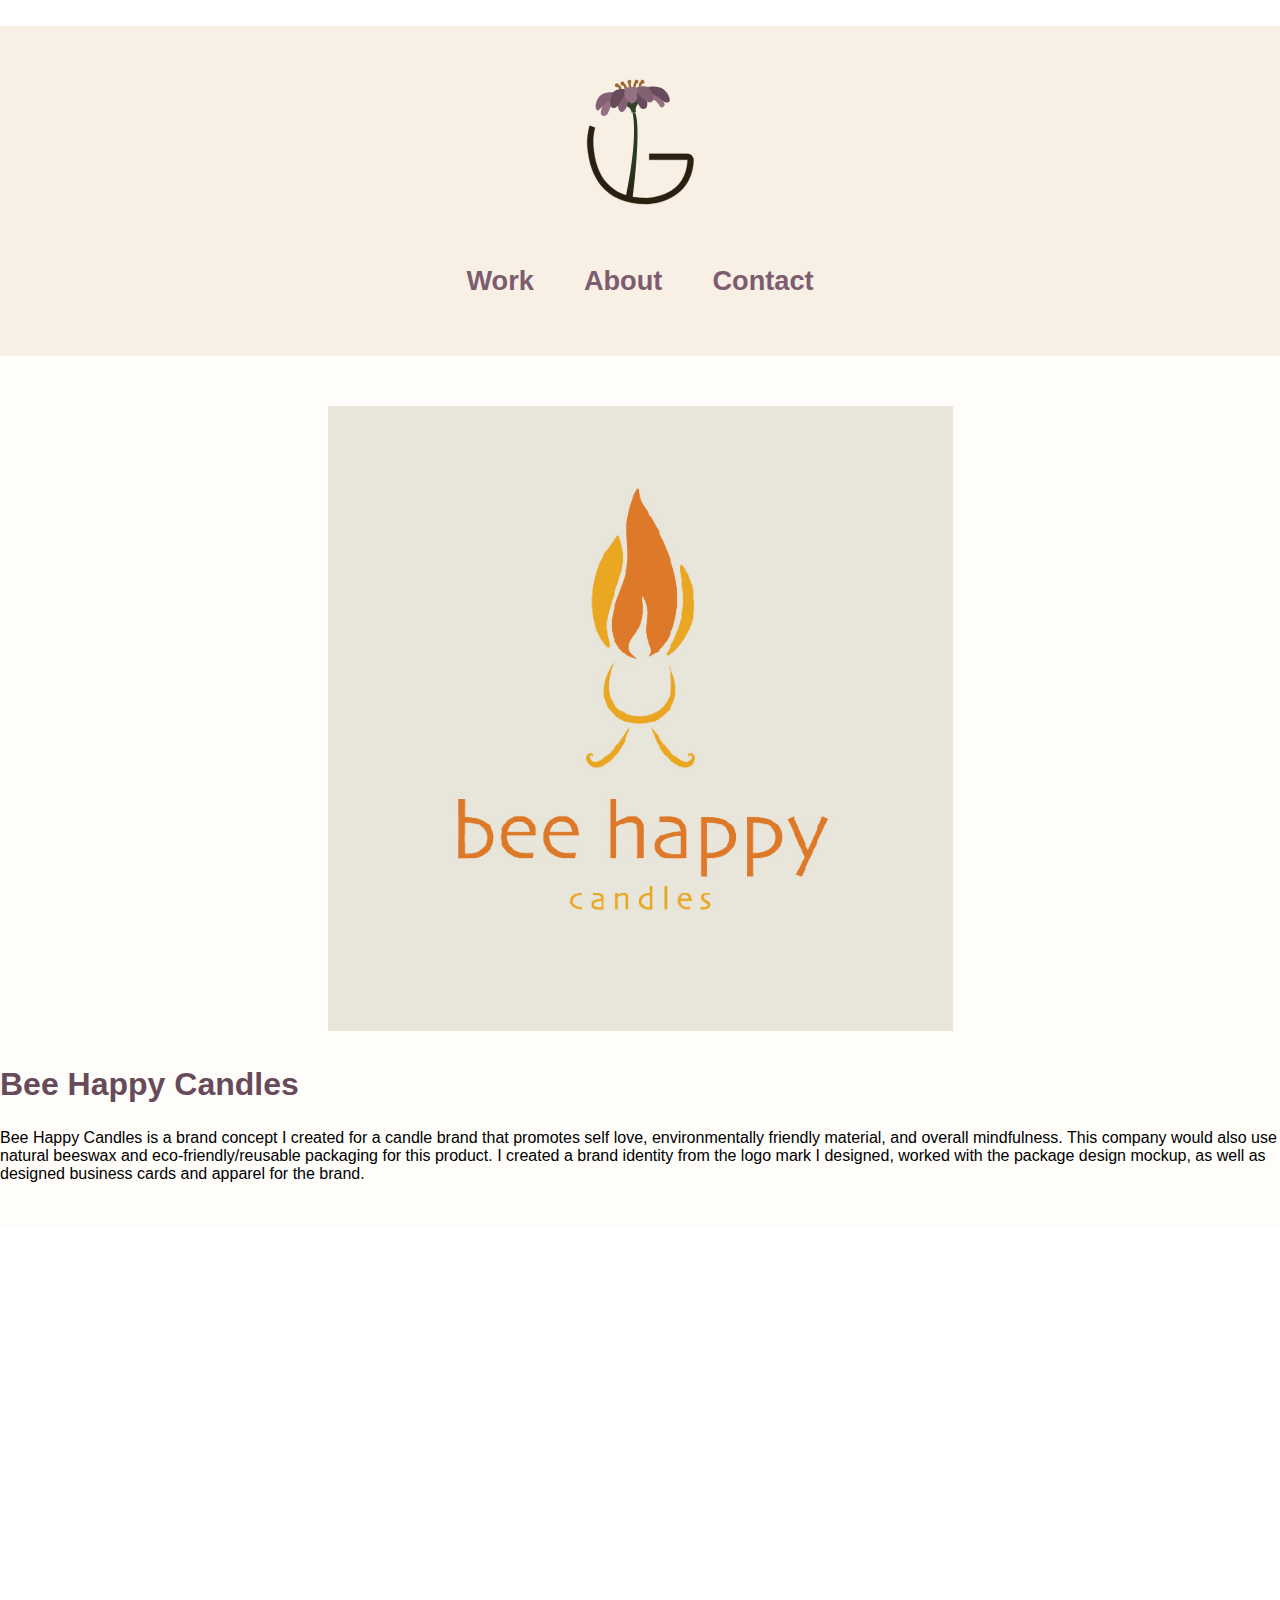
<file: myimages/project3/project-three.html>
<!DOCTYPE html>
<html lang="en">
<head>
    <meta charset="UTF-8">
    <meta name="viewport" content="width=device-width, initial-scale=1.0">
    <!-- <link rel="stylesheet" href="parallax.css"> -->
	<link rel="stylesheet" href="../../project.css">
    <link rel="stylesheet" href="../../interaction.css">
    <link rel="stylesheet" href="../../animation.css">
    <link rel="stylesheet" href="../../style.css">
    <link href="https://fonts.googleapis.com/css?family=Work+Sans:500" rel="stylesheet">
    <link href="ResumeUpdated.pdf" >
    
    <title>Bee Happy Candles</title>
</head>

<body>
    <!--container that wraps all content-->
  <div class="container">

      <!-- navbar -->
      <div class="svg-container">
      <!--SVG-->
      <svg version="1.1" class="logo" xmlns="http://www.w3.org/2000/svg" xmlns:xlink="http://www.w3.org/1999/xlink" x="0px" y="0px"
	 viewBox="0 0 200 281.54" style="enable-background:new 0 0 200 281.54;" xml:space="preserve">
<style type="text/css">
	.st0{fill:#2B1F0F;stroke:#2B1F0F;stroke-width:0.467;stroke-miterlimit:10;}
	.st1{fill:#314427;}
	.st2{fill:#846172;}
	.st3{fill:#684B5B;}
	.st4{fill:#937082;}
	.st5{fill:url(#SVGID_1_);}
	.st6{fill:#9B6933;}
</style>
<g id="G">
	<path class="st0" d="M29.72,158.79c-2.45,9.02-3.41,18.53-2.69,28.15c1.8,23.94,8.33,42.97,19.42,56.55
		c13.78,16.88,34.94,25.44,62.87,25.44c0.01,0,0.01,0,0.05,0c0.62,0,16.36-0.09,32.07-7.45c20.77-9.73,31.87-27.2,32.98-51.94
		c0.01-0.13-0.04-0.24-0.12-0.33c-0.13-0.13-0.26-0.13-0.31-0.13h-59.56v-9.34h59.56c2.65,0,5.23,1.1,7.06,3.02
		c1.84,1.92,2.82,4.55,2.7,7.21c-1.61,35.64-21.91,52.36-38.66,60.12c-17.2,7.96-33.85,8.19-35.64,8.19c-0.09,0-0.14,0-0.17,0
		c-30.83,0-54.41-9.71-70.06-28.87c-12.32-15.09-19.55-35.87-21.5-61.76c-0.78-10.39,0.96-22.51,3.52-32.29"/>
</g>
<g id="flower" class="bounce" class="animate__animated animate__bounce">
	<path class="st1" d="M97.19,121.38c-6.22,6.5-3.2,13.09-3.2,13.09l-6.88,1.18c-1.84-9.47-7.7-9.82-7.7-9.82s-2.43-3.86,0.73-8.46
		s13.85-2.96,13.85-2.96L97.19,121.38z"/>
	<path class="st2" d="M81.11,117.24c0.77,5.13-4.58,17.55-9.64,17.23s-6.18-9.93-6.18-9.93s3.95-12.23,6.67-15.15
		s3.96-3.35,3.96-3.35L81.11,117.24z"/>
	<path class="st3" d="M111.23,117.87c0.97,8.39-1.57,10.02-2.29,10.68c-0.72,0.66-6.97,2.89-9.66-2.96
		c-2.7-5.85-5.28-9.74-5.28-9.74L95.63,101L111.23,117.87z"/>
	<path class="st4" d="M136.69,117.54c0,0,1.24,2.53,1.83,4.89s-4.54,8.61-8.22,1.91c-3.68-6.71-8.88-8.94-8.88-8.94l-1.94-8.51
		c0,0,9.7,2.07,11.47,3.71C132.74,112.25,136.69,117.54,136.69,117.54z"/>
	<path class="st4" d="M54.15,125.83c0,0-3.35,9.02-4.47,10.96c-1.8,3.11-7.36,6.05-9.99,2.02c-2.63-4.03,1.61-13.12,1.61-13.12
		s5.93-10.29,9.3-11.21s4.47,0.83,4.47,0.83L54.15,125.83z"/>
	<path class="st4" d="M84.57,95.5c0,0-8.41,1.23-9.64,3.86s4.92,22.91,12.62,21.56c7.01-1.23,6.66-4.91,8.24-15.78
		S92.11,94.98,84.57,95.5z"/>
	<path class="st3" d="M75.63,98.5c0,0-11.74-1.68-18.05,5.15s-4.03,21.21-3.42,22.18c0.61,0.96,5,4.73,9.91,0
		s11.72-17.16,11.86-19.49"/>
	<path class="st2" d="M57.57,103.66c0,0-16.74-2.19-23.49,9.99s-1.67,18.5,0,18.58c1.67,0.09,13.44-14.2,19.17-16.74"/>
	<path class="st2" d="M94.24,96.48c0,0,4.91-3.29,15.43-1.91c10.52,1.38,12.62,19.39,11.77,20.84c-0.85,1.45-3.55,5.52-7.82,3.68
		s-14.33-8.67-17.62-15.64"/>
	<path class="st3" d="M112.49,95.26c0,0,15.98-3.52,25.05,4.17s9.98,16.88,8.28,18.54c-1.69,1.66-5,3.48-10.58-1.64
		s-12.7-8.87-14.6-8.68"/>
	<linearGradient id="SVGID_1_" gradientUnits="userSpaceOnUse" x1="86.9456" y1="271.3418" x2="86.9456" y2="134.7502">
		<stop  offset="0" style="stop-color:#2B1F0F"/>
		<stop  offset="0.4527" style="stop-color:#273D1E"/>
	</linearGradient>
	<path class="st5" d="M88.3,135.45c0,0,10.38,32.81-10.66,133.27l10.66,2.63c0,0,14.72-110.14,4.07-136.59"/>
	<path class="st6" d="M67.29,98.76c0,0-0.55-2.93-2.18-3.41c0,0-1.88,0.75-2.94,0c-1.05-0.75-2.24-3.4-0.83-4.73
		c1.4-1.34,3.55-1.56,5.13,0.75c0,0,5,3.09,4.93,6.96"/>
	<path class="st6" d="M75.92,98.27c0,0-0.71-4.14-2.5-5.22c0,0-1.62,0.23-2.98-1.02s-1.14-3.56,0.24-4.52
		c1.38-0.96,4.03-1.23,4.93,2.11c0,0,3.32,2.86,4.15,6.96"/>
	<path class="st6" d="M82.64,95.86l-0.7-5.79c0,0-1.75-0.88-1.58-2.8c0.18-1.93,1.23-2.89,2.28-3.07c1.05-0.18,3.42,0.09,3.68,2.28
		s-0.49,2.95-0.9,3.14c0,0,0.92,4.25,0.96,5.64"/>
	<path class="st6" d="M89.74,95.26c0,0-0.66-3.95,1.81-7.37l0.26-0.3c0,0-0.53-2.27,0.92-3.02s2.73-0.3,3.34,0
		c0.61,0.3,2.15,1.45,1.23,3.71S94.74,90,94.74,90s-1.38,1.88-1.15,6.04"/>
	<path class="st6" d="M98.17,94.96c0,0-0.4-5.66,2.69-7.66c0,0,0.2-2.93,2.14-3.14s3.68,0.71,3.85,2.42s-0.1,3.42-3.16,3.75
		c0,0-1.41,0.11-1.61,3.9"/>
</g>
</svg>
  </div>
     
        
        <!--tabs-->
        <nav>
        <ul class="links">
            <li><a href="../../index.html">Work</a></li>
            <li><a href="../../index.html#about">About</a></li>
           <li><a href="../../index.html#contact">Contact</a></li>
          </ul>
        </nav>


		<div class="project-gallery" >

			<div class="box1">
				<div class="project-styling">
				<img src="/myimages/BeeHappy.jpg">
				</div>
            </div>

        <section class="project-three project3">
        <!-- <img src="/myimages/BeeHappy.jpg"> -->

<h2>Bee Happy Candles</h2>
<p>Bee Happy Candles is a brand concept I created for a candle 
	brand that promotes self love, environmentally friendly 
	material, and overall mindfulness. This company would also 
	use natural beeswax and eco-friendly/reusable packaging for 
	this product. I created a brand identity from the logo mark 
	I designed, worked with the package design mockup, as well 
	as designed business cards and apparel for the brand. 
</p>

    </body>
</file>
<file: interaction.css>
.hovereffect {
    width: 100%;
    height: 100%;
    float: left;
    overflow: hidden;
    position: relative;
    text-align: center;
    cursor: default;
  }
  
  .hovereffect .overlay {
    width: 100%;
    height: 100%;
    position: absolute;
    overflow: hidden;
    top: 0;
    left: 0;
  }
  
  .hovereffect img {
    width: 100%;
    height: 100%;
    display: block;
    position: relative;
    -webkit-transition: all 0.4s ease-in;
    transition: all 0.4s ease-in;
  }
  
  .hovereffect:hover img {
    filter:blur(3px);
    -webkit-filter: blur(3px);
    -webkit-transform: scale(1.2);
    -ms-transform: scale(1.2);
    transform: scale(1.2);
  }
  
  .hovereffect h2 {
    /* text-transform: uppercase; */
    text-align: center;
    position: relative;
    font-size: 1em;
    padding: 10px;
    font-family: 'Work Sans', sans-serif;
    /* color:#FFA100; */
  }
  
  .hovereffect p {
    display: inline-block;
    text-decoration: none;
    padding: 7px 14px;
    margin: 0;
    background-color: transparent;
  }
  
 
  
  .hovereffect p, .hovereffect h2 {
    -webkit-transform: scale(0.7);
    -ms-transform: scale(0.7);
    transform: scale(0.7);
    -webkit-transition: all 0.4s ease-in;
    transition: all 0.4s ease-in;
    opacity: 0;
    filter: alpha(opacity=0);
    color: #fff;
    text-transform: uppercase;
    font-family: 'Work Sans', sans-serif;
    font-weight: 200;
    margin-top:100px;
  }
  
  .hovereffect:hover p, .hovereffect:hover h2 {
    opacity: 1;
    filter: alpha(opacity=100);
    -webkit-transform: scale(1);
    -ms-transform: scale(1);
    transform: scale(1);
  }
</file>
<file: animation.css>
svg:hover .bounce{
    animation-play-state: running;
    animation-iteration-count: infinite;
}


@keyframes bounce {
    from,
    20%,
    50%,
    to {
      animation-timing-function: cubic-bezier(0.215, 0.61, 0.355, 1);
      transform: translate3d(0, 0, 0);
    }
  
    40%,
    43% {
      animation-timing-function: cubic-bezier(0.755, 0.05, 0.855, 0.06);
      transform: translate3d(0, -40px, 0) scaleY(1.1);
    }
  
    70% {
      animation-timing-function: cubic-bezier(0.755, 0.05, 0.855, 0.06);
      transform: translate3d(0, -15px, 0) scaleY(1.05);
    }
  
    80% {
      transition-timing-function: cubic-bezier(0.215, 0.61, 0.355, 1);
      transform: translate3d(0, 0, 0) scaleY(0.95);
    }
  
    90% {
      transform: translate3d(0, -4px, 0) scaleY(1.02);
    }
  }
  
  .bounce {
    animation-name: bounce;
    transform-origin: center bottom;
  }

.bounce {
    backface-visibility: visible;
    animation: bounce 2s;
    transform-origin: center;
    animation-play-state: paused;
}
</file>
<file: style.css>
* {
    font-family: 'Franklin Gothic ATF', sans-serif;
    margin: 0;
    padding: 0;
    /* border: dashed; */
}
body{
  overflow-x: hidden;
}

img {
    width: 100%;
    height: auto;
}

/* NAVBAR CSS */

/* color for nav bar svg */
.st0{fill:#2B1F0F;stroke:#2B1F0F;stroke-miterlimit:10;}
	.st1{fill:url(#SVGID_1_);}
	.st2{fill:#314427;}
	.st3{fill:#846172;}
	.st4{fill:#684B5B;}
	.st5{fill:#937082;}
	.st6{fill:#9B6933;}

.logo{
  width:10%;
  display:block;
  margin:0 auto;
  /* background-color:#F8F0E5 ; */
  /* transform-origin: top; */
  margin-top: 2%;
  position: relative;
  /* padding-left: 20%;
  padding-right: 20%; */
  

  }

  .svg-container{
    /* margin-top: 50%; */
    background-color: #F8F0E5;
    
    /* width: 120px; */ 
    /* height: 120px; */

  }


nav{
 /* padding-left: 40%;
  padding-right: 40%; */
  /* TODO: figure out no longer staying fixed */
  width: auto;
  height: 150px;
  /* z-index:100; */
  /* left:0; */
  background-color: #F8F0E5;
  background-size: cover;
  text-align: center;
  display:flex;
  z-index:100;
  /* margin: 0 auto; */
  }

  nav ul {
    margin: auto auto;
    display:flex;
    
  }
  nav li{
    padding: 1em 0;
    list-style-type: none;
    padding: 25px;
    font-size: 1.7em;
  }
  
  nav ul li a {
    color:#7E5C70;
    font-weight: 600;
    opacity: 100%;
    text-decoration: none;
    text-align: center;
    
  }
  
  nav li a:hover {
    color:#8B5524;
    opacity: 1;
    text-decoration: underline;
    
  }
/* link styling */
  a{
    text-decoration: none;
  }
  /* .links{
    width:100%; */
  

  /* HEADER CSS */
/* .header {
    position: relative;
    background-position: center center;
    background-size: cover;
    background-repeat: no-repeat;
    height: 100vh;
    background-color:#FFFDFA;
} */


/* IMAGE GALLERY CSS */
/* .image-gallery {
    height: 100%;
    display: grid;
    margin-left: 10%;
    background-color: #FFFDFA;
    margin-right:10%;
    grid-template-columns: 1fr minmax(350px, 1fr)  minmax(350px, 1fr) minmax(350px, 1fr) 1fr;
    grid-template-rows: auto;
    grid-gap: 10px;
    padding-top: 200px;
    grid-template-areas:
        ". a b ."
        ". c d ."
        ". e f ."
        ;
    } */

 
       .image-gallery {
           height: 100%;
           display: grid;
           margin-bottom: 50px;
           margin-left: 10%;
           margin-right: 10%;
           background-color: #FFFDFA;
           grid-template-columns: 1fr minmax(400px, 1fr) minmax(400px, 1fr) 1fr;
           grid-template-rows: auto;
           grid-gap: 15px;
           padding-top: 50px;
           position:center;
           grid-template-areas:
           ". a b ."
           ". c d ."
           ". e f ."
           ;
       }


.box-styling {
    height: 400px;
    width: 400px;
    /* background-color: rgb(110, 110, 110); */
}

.box1 {
  font-size: 18pt;
    grid-area: a;
}

.box2 {
  font-size: 18pt;
    grid-area: b;
}

.box3 {
  font-size: 18pt;
    grid-area: c;
}

.box4 {
  font-size: 18pt;
    grid-area: d;
}

/* .box5 {
    grid-area: e;
}  */

/* .box6 {
    grid-area: f; 
} */ 

/* .bigText {
    font-size: 2em;
    padding-right: .5ch;
} */


/* ABOUT ME CSS*/
.about-me {
    /* height: 100vh !important; */
    font-size: 15pt;
    color:#684B5B;
    background-color: #CCB7C4 !important;
    /* padding: 20vh 200px 0 200px; */
    /* column-count: 2; */
    
}
.about-me-wrapper{
  padding-top:4%;
  padding-bottom:4%;
  margin-left:26%;
  margin-right:26%;

}
h3 {
  font-size: 24pt;
  margin-bottom: 20pt;
  margin-top: 15pt;
}

/* resume button*/

.wrapper {
  display: grid;
  grid-template-columns: [main-start] 1fr [content-start] 0.5fr [content-end] 1fr [main-end];
  grid-template-rows: [main-start] 50px [content-start] 100px [content-end] 50px [main-end];
  width: 600pt;
  height: 130pt;
  margin-left: -242pt;
  margin-bottom: 0pt;
  
  

}
.thing {
  grid-area: content;
  text-align: center;
  padding-top: 25pt;
  padding-bottom: 50pt;
  background-color:#F8F0E5;
  font-size: 20pt;
  color: #8B5524;
  border-radius: 10px;
  

}


/* CONTACT CSS */
.contact {
    display: grid;
    justify-items: center;
    align-items: center;
    height: 40vh !important;
    padding-bottom: 50vh;
    background-color:#F1E4D9;
    grid-template-columns: 3fr minmax(2fr, 1fr) minmax(2fr, 1fr) 3fr;
    grid-template-rows: auto;
    grid-template-areas:
    ". title title ."
    ". wrapper wrapper ."
    ;
}

.contact-title {
    font-size: 28pt;
    grid-area: title;
    padding-bottom: 50px;
    margin-top: 70px;
    color: #2F140C;
  

}

.icon-container{
  display: grid;
  grid-template-columns: .8fr 2fr;
  grid-template-rows: auto;
  /* width:60%; 
  height:130%; */
  gap: 50px;
  /* margin-top: 100%; */
  /* margin-left: -75%; */
  /* grid-template-columns: 1fr;
  grid-template-rows: 1fr 1fr 1fr; */
  margin-top:75px;
  font-size: 24px;
  color: #684B5B;

  }



.logo-svg {
    width: 400px;
    grid-area: logo;
}

.contact-wrapper {
    grid-area: wrapper;

}


   /* footer section */
   footer{
    grid-area:footer;
    height: 2vh
  }
  footer p{
    font-size:2em;
  }
  footer li {
    display:inline;
  }
  footer ul {
    max-width: 640px;
    margin: 2em auto;
    padding:0;
    text-align: center;
    display: flex;
    flex-direction: row;
  }
  footer ul li{
    list-style: none;
    align-self:flex-end;
  }
  footer ul li a {
    text-decoration:none;
    color: black;
    opacity:.6;
    transition: .3s;
  }
  footer ul li a:hover {
    text-decoration:none;
    color:white;
  }
  footer svg {
    width:20%;
  }
  footer p{
    font-size: 1em;
  }


  /* MEDIA QUERY FOR SMALL SCREENS
 @media (max-width:1100px){
    .image-gallery {
        margin-bottom: 800px;
        margin-left: 10%;
        margin-right: 10%;
        grid-template-columns: 1fr minmax(350px, 1fr) minmax(350px, 1fr) 1fr;
        grid-template-areas:
        ". a b ."
        ". c d ."
        ". e f ."
        ;
    }
 } */

/* MEDIA QUERY FOR MOBILE */
 @media (max-width:1000px){
     nav{
         padding-left: 0;
         padding-right: 0;
         /* position: center; */
     
     }
     svg{
       width: 100%;
       
     }

     .logo{
      width:23%;
      display: block;
      margin:0 auto;
      position: relative center;
      
    
      }

    .image-gallery {
        padding-bottom: 0%;
        /* padding-left: 0;
        padding-right: 0; */
        margin-right: 0%;
        margin-left: 0%;
        padding-left: 15px;
        padding-right: 15px;
        position: center;
        grid-template-columns: 1fr minmax(400px, 1fr) 1fr;
        grid-template-areas:
        ".a."
        ".b."
        ".c."
        ".d."
        ".e."
        ".f."
        ;
    }

    .about-me{
      font-size: 15pt;
      color:#684B5B;
      background-color: #CCB7C4
    }

    .about-me-wrapper{
      padding-top:4%;
      padding-bottom:4%;
      margin-left:5%;
      margin-right:5%;
    
    }
    h3 {
      font-size: 24pt;
      margin-bottom: 20pt;
      margin-top: 0pt;
    }


    .contact {
        /* padding-bottom: 200%; */
        grid-template-columns: 3fr minmax(2fr, 1fr) 3fr;
        grid-template-rows: auto;
        padding-left:5%;
        padding-right:5%;
        grid-template-areas:
        ". title ."
        /* ". logo ." */
        ". wrapper ."
        ;
    }

    .icon-container {
      display:grid;
      grid-template-columns: .5fr 2fr;
      grid-template-rows: auto;
      margin-left: 15%;
      margin-right: 0%;
      padding-left:0%;
      padding-left:0%;
    }

    h4{
      margin-bottom: -50px;
    }

    .project-type{
      font-size: 14pt;
      margin-bottom: 75pt;
      padding-top:0%;
      margin-left: 5%;
      margin-right: 5%;
      color:#684B5B;
    }

    .project-two{
      margin-top: 0;

    }

 }
 .project-styling {
  height: 625px;
  width: 625px;
  margin-left: 0%;
  margin-right:0%;
  padding-left: 0%;
  padding-right: 0%;
  
  
}
</file>
<file: project.css>
*{
    font-family: 'Franklin Gothic ATF', sans-serif;
  /* border: dashed; */
}

body{
  overflow-x: hidden;
}

/* NAVBAR CSS */

/* color for nav bar svg */
.st0{fill:#2B1F0F;stroke:#2B1F0F;stroke-miterlimit:10;}
	.st1{fill:url(#SVGID_1_);}
	.st2{fill:#314427;}
	.st3{fill:#846172;}
	.st4{fill:#684B5B;}
	.st5{fill:#937082;}
	.st6{fill:#9B6933;}

.logo{
  width:10%;
  display:block;
  margin:0 auto;
  /* background-color:#F8F0E5 ; */
  /* transform-origin: top; */
  margin-top: 2%;
  position: relative;
  /* padding-left: 20%;
  padding-right: 20%; */
  

  }

  .svg-container{
    /* margin-top: 50%; */
    background-color: #F8F0E5;
    
    /* width: 120px; */ 
    /* height: 120px; */

  }


nav{
 /* padding-left: 40%;
  padding-right: 40%; */
  /* TODO: figure out no longer staying fixed */
  width: auto;
  height: 150px;
  /* z-index:100; */
  /* left:0; */
  background-color: #F8F0E5;
  background-size: cover;
  text-align: center;
  display:flex;
  z-index:100;
  /* margin: 0 auto; */
  }

  nav ul {
    margin: auto auto;
    display:flex;
    
  }
  nav li{
    padding: 1em 0;
    list-style-type: none;
    padding: 25px;
    font-size: 1.7em;
  }
  
  nav ul li a {
    color:#7E5C70;
    font-weight: 600;
    opacity: 100%;
    text-decoration: none;
    text-align: center;
    
  }
  
  nav li a:hover {
    color:#8B5524;
    opacity: 1;
    text-decoration: underline;
    
  }
/* link styling */
  a{
    text-decoration: none;
  }

  

  .project-gallery {
    /* height: 100%; */
    display: grid;
    justify-items:center;
    align-items:center;
    background-color: #FFFDFA;
    grid-template-columns: 1fr;
    grid-template-rows: auto;
    /* new stuff */
    height: 100%;
    margin: 0 auto;
    display: grid;
    margin-bottom: 375px;
    background-color: #FFFDFA;
    /* grid-template-columns: 1fr minmax(400px, 1fr) minmax(400px, 1fr) 1fr; */
    /* grid-template-rows: auto; */
    grid-gap: 15px;
    padding-top: 50px;
    /* grid-gap: 15px; */
    /* padding-top: 50px; */
    grid-template-areas:
    "a"
    "b"
    "c"
    "d"
    "e"
    ;
}

#project-1{
  position:absolute;
  margin-top: -380px;

}

#project-2{
  position:absolute;
  margin-top: -160px;
  padding-bottom: 80px;

}


.project-styling {
  height: 825px;
  width: 825px;
  
  
  /* background-color: rgb(110, 110, 110); */
}

.box1 {
  font-size: 18pt;
    grid-area: a;
  
}

.box2 {
  font-size: 18pt;
    grid-area: b;
}

.box3 {
  font-size: 18pt;
    grid-area: c;
}

.box4 {
  font-size: 18pt;
    grid-area: d;
}

.box5 {
  font-size: 18pt;
    grid-area: e;
}

.project-type{
  font-size: 16pt;
  margin-bottom: 75pt;
  margin-top: 15pt;
  padding-top: 15px;
  margin-left: 31.5%;
  margin-right: 31.5%;
  color:#684B5B;
}


h2{
  font-size: 24pt;
  margin-bottom: 20pt;
  margin-top: 15pt;
  color:#684B5B;


}
</file>
